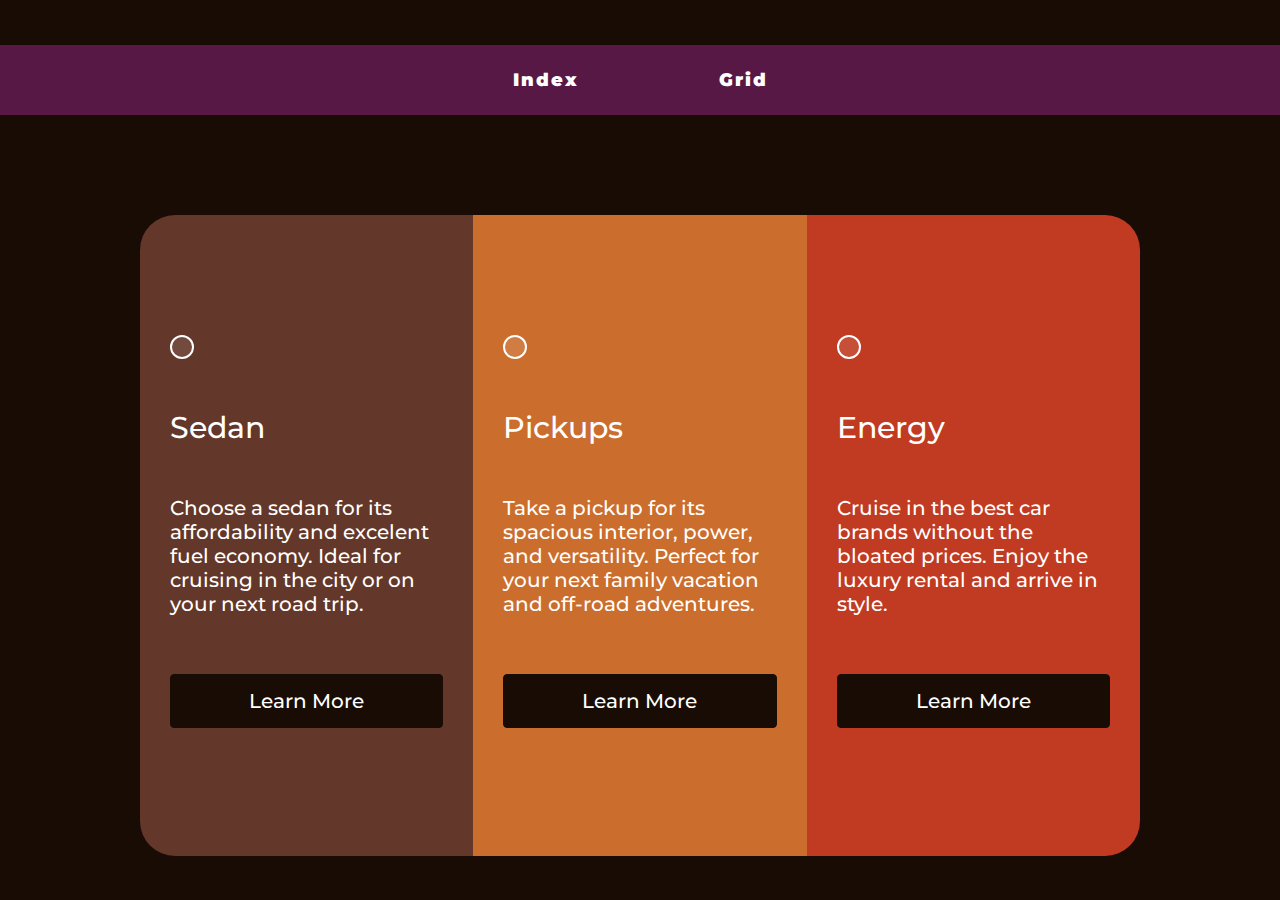
<file: Flexbox/index.html>
<html lang="en">
<head>
    <meta charset="UTF-8">
    <meta http-equiv="X-UA-Compatible" content="IE=edge">
    <meta name="viewport" content="width=device-width, initial-scale=1.0">
    <title>Flexbox</title>
    <link rel="stylesheet" href="style.css">
</head>
<body>
    <div class="total">
        <header>
            <div class="nav">
              <nav>
                <ul class="links">
                  <li>
                    <a href="/Zuri Assignments/Column card design Flexbox and Grid/index.html">Index</a>
                  </li>
                  <li>
                    <a href="/Zuri Assignments/Column card design Flexbox and Grid/grid.html">Grid</a>
                  </li>
                </ul>
              </nav>
            </div>
          </header>
        <main>
            <div class="grid">
                <div class="item" id="child1">
                    <i class="fa-solid fa-car-side"></i>
                    <h1>Sedan</h1>
                    <p>Choose a sedan for its affordability and excelent fuel
                        economy. Ideal for cruising in the city or on your next road trip.
                    </p>
                    <div class="button">
                        <input type="button" value="Learn More">
                    </div>
                </div>
                <div class="item" id="child2">
                    <i class="fa-solid fa-truck-pickup"></i>
                    <h1>Pickups</h1>
                    <p>Take a pickup for its spacious interior, power, and
                        versatility. Perfect for your next family vacation and
                        off-road adventures.
                    </p>
                    <div class="button">
                        <input type="button" value="Learn More">
                    </div>
                </div>
                <div class="item" id="child3">
                    <i class="fa-solid fa-motorcycle"></i>
                    <h1>Energy</h1>
                    <p>Cruise in the best car brands without the bloated prices.
                        Enjoy the luxury rental and arrive in style.
                    </p>
                    <div class="button">
                        <input type="button" value="Learn More">
                    </div>  
                </div>
            </div> 
        </main>
    </div>
</body>
</html>
</file>
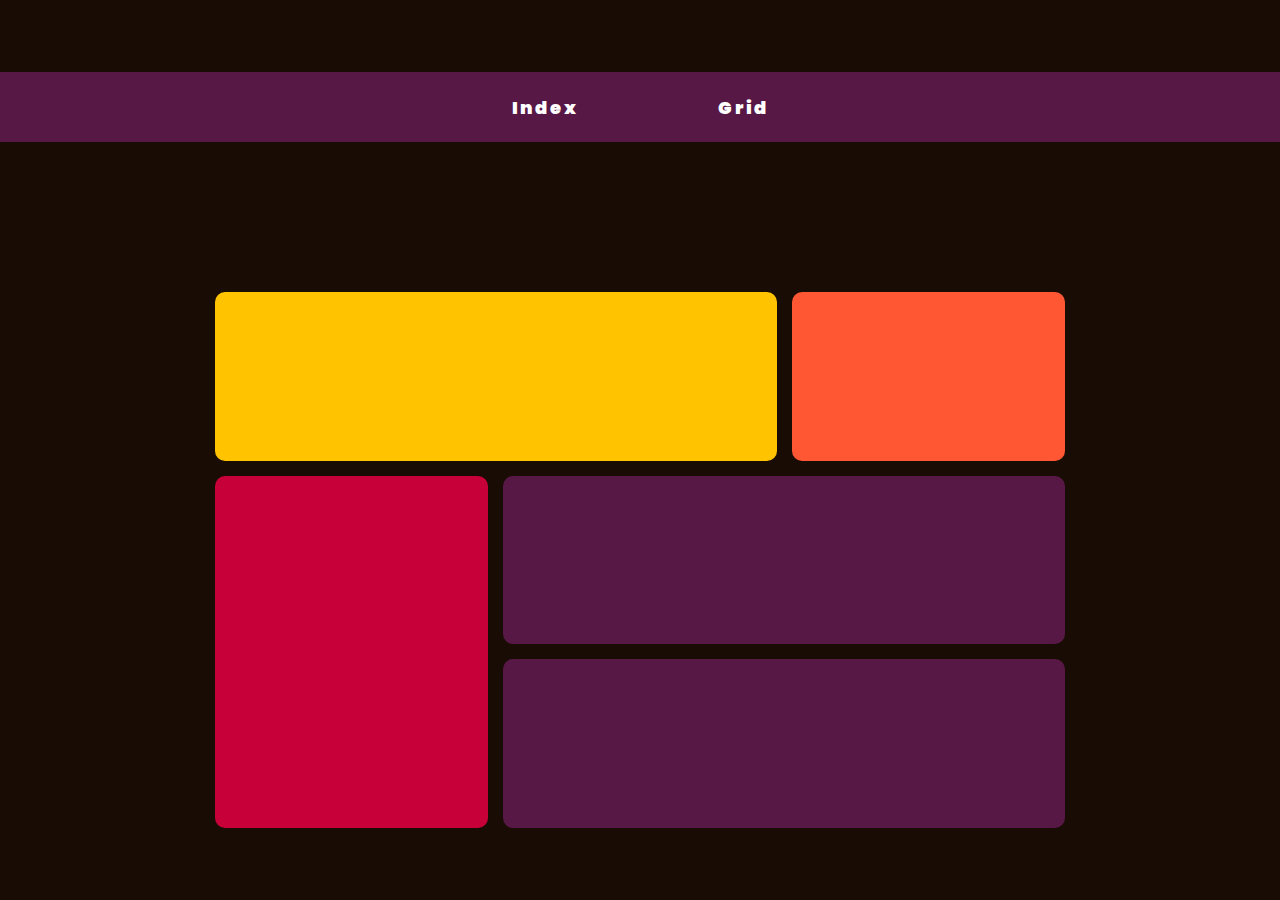
<file: Flexbox/Flexbox/Gridbox/index.html>
<html lang="en">
<head>
    <meta charset="UTF-8">
    <meta http-equiv="X-UA-Compatible" content="IE=edge">
    <meta name="viewport" content="width=device-width, initial-scale=1.0">
    <title>Grid layout</title>
    <link rel="stylesheet" href="style.css">
</head>
<body>
    <div class="total">
        <header>
            <div class="nav">
              <nav>
                <ul class="links">
                  <li>
                    <a href="/Zuri Assignments/Column card design Flexbox and Grid/index.html">Index</a>
                  </li>
                  <li>
                    <a href="/Zuri Assignments/Column card design Flexbox and Grid/grid.html">Grid</a>
                  </li>
                </ul>
              </nav>
            </div>
          </header>
        <main>
            <div class="grid">
                <div class="box"></div>
                <div class="box"></div>
                <div class="box"></div>
                <div class="box"></div>
                <div class="box"></div>
            </div>
        </main>
    </div>
</body>
</html>
</file>
<file: Flexbox/style.css>
@import url('https://fonts.googleapis.com/css2?family=Montserrat:wght@100;400;900&display=swap');
        
        * {
            margin: 0;
            padding: 0;
            font-family: 'Montserrat', sans-serif;
            font-weight: 500;
        }
        body {
            background-color: #180c04;
            width: 100vw;
            display: flex;
            justify-content: space-around;
        }
        .total {
            width: 100%;
            display: flex;
            flex-direction: column;
            justify-content: center;
            align-items: center;

        }
        header {
            width: 100%;
            height: 70px;
            background-color: #571845;
            display: flex;
            justify-content: space-around;
            align-items: center;
            }
            ul {
            display: flex;
            list-style-type: none;
            gap: 100px;
            }
        ul li a {
            color: white;
            padding: 0px 20px;
            text-decoration: none;
            display: inline-block;
            font-weight: 900;
            font-size: 18px;
            letter-spacing: 2px;
        }
        main {
            width: 100%;
            margin-top: 100px;
            max-width: 1000px;
        }
        .grid {
            display: grid;
            grid-template-columns: 1fr 1fr 1fr;
            padding: auto;
        }
        .item {
            padding: 120px 30px;
            display: flex;
            flex-direction: column;
            justify-content: center;
            align-items: flex-start;
            gap: 50px;
            color: white;
        }
        i {
            background-color: rgba(255, 255, 255, 0.1);
            color: white;
            font-size:25px;
            border: 2px solid white;
            border-radius: 100%;
            padding: 10px;
        }
        h1 {
            font-size: 30px;
        }
        p {
            font-size: 20px;
        }
        #child1 {
            background-color: #633729;
            border-radius: 35px 0px 0px 35px;
        }
        #child2 {
            background-color: #CB6E2D;
        }
        #child3 {
            background-color: #C03B22;
            border-radius: 0px 35px 35px 0px;
        }
        
        .button {
            width: 100%;
        }
        input[type=button] {
            width: 100%;
            background-color: #180c04;
            color: white;
            padding: 14px 20px;
            margin: 8px 0;
            border: 1px solid #180c04;
            border-radius: 4px;
            cursor: pointer;
            font-size: 20px;
        }

        input[type=button]:hover {
            background-color: #fff;
            color: #180c04;
            border: 1px solid #fff;
        }
</file>
<file: Flexbox/Flexbox/Gridbox/style.css>
@import url('https://fonts.googleapis.com/css2?family=Poppins:wght@100;300;400;900&display=swap');

        * {
            margin: 0;
            padding: 0;
            box-sizing: border-box;
            font-family: 'Poppins', sans-serif;
        }
        body {
            background-color: #180c04;
            width: 100vw;
            display: flex;
            justify-content: space-around;
        }
        .total {
            width: 100%;
            display: flex;
            flex-direction: column;
            justify-content: center;
            align-items: center;

        }
        header {
            width: 100%;
            height: 70px;
            background-color: #571845;
            display: flex;
            justify-content: space-around;
            align-items: center;
            }
            ul {
            display: flex;
            list-style-type: none;
            gap: 100px;
            }
        ul li a {
            color: white;
            padding: 0px 20px;
            text-decoration: none;
            display: inline-block;
            font-weight: 900;
            font-size: 18px;
            letter-spacing: 2px;
        }
        main {
            width: 100%;
            margin-top: 150px;
            max-width: 850px;
        }
        .grid {
            display: grid;
            grid-template-columns: 1fr 1fr 1fr;
            grid-template-rows: 1fr 0.5fr 0.5fr;
            gap: 15px;
        }
        .box {
            display: flex;
            justify-content: center;
            padding: 15%;
            border-radius: 10px;
        }
        .box:nth-child(1) {
            background-color: #ffc300;
            grid-column: 1/3;
        }
        .box:nth-child(2) {
            background-color: #ff5733;
            grid-column: 3/4;
        }
        .box:nth-child(3) {
            background-color: #c70039;
            grid-column: 1/2;
            grid-row: 2/4;
        }
        .box:nth-child(4) {
            background-color: #571845;
            grid-column: 2/4;
            grid-row: 2/3;
        }
        .box:nth-child(5) {
            background-color: #571845;
            grid-column: 2/4;
            grid-row: 3/4;
        }
</file>
